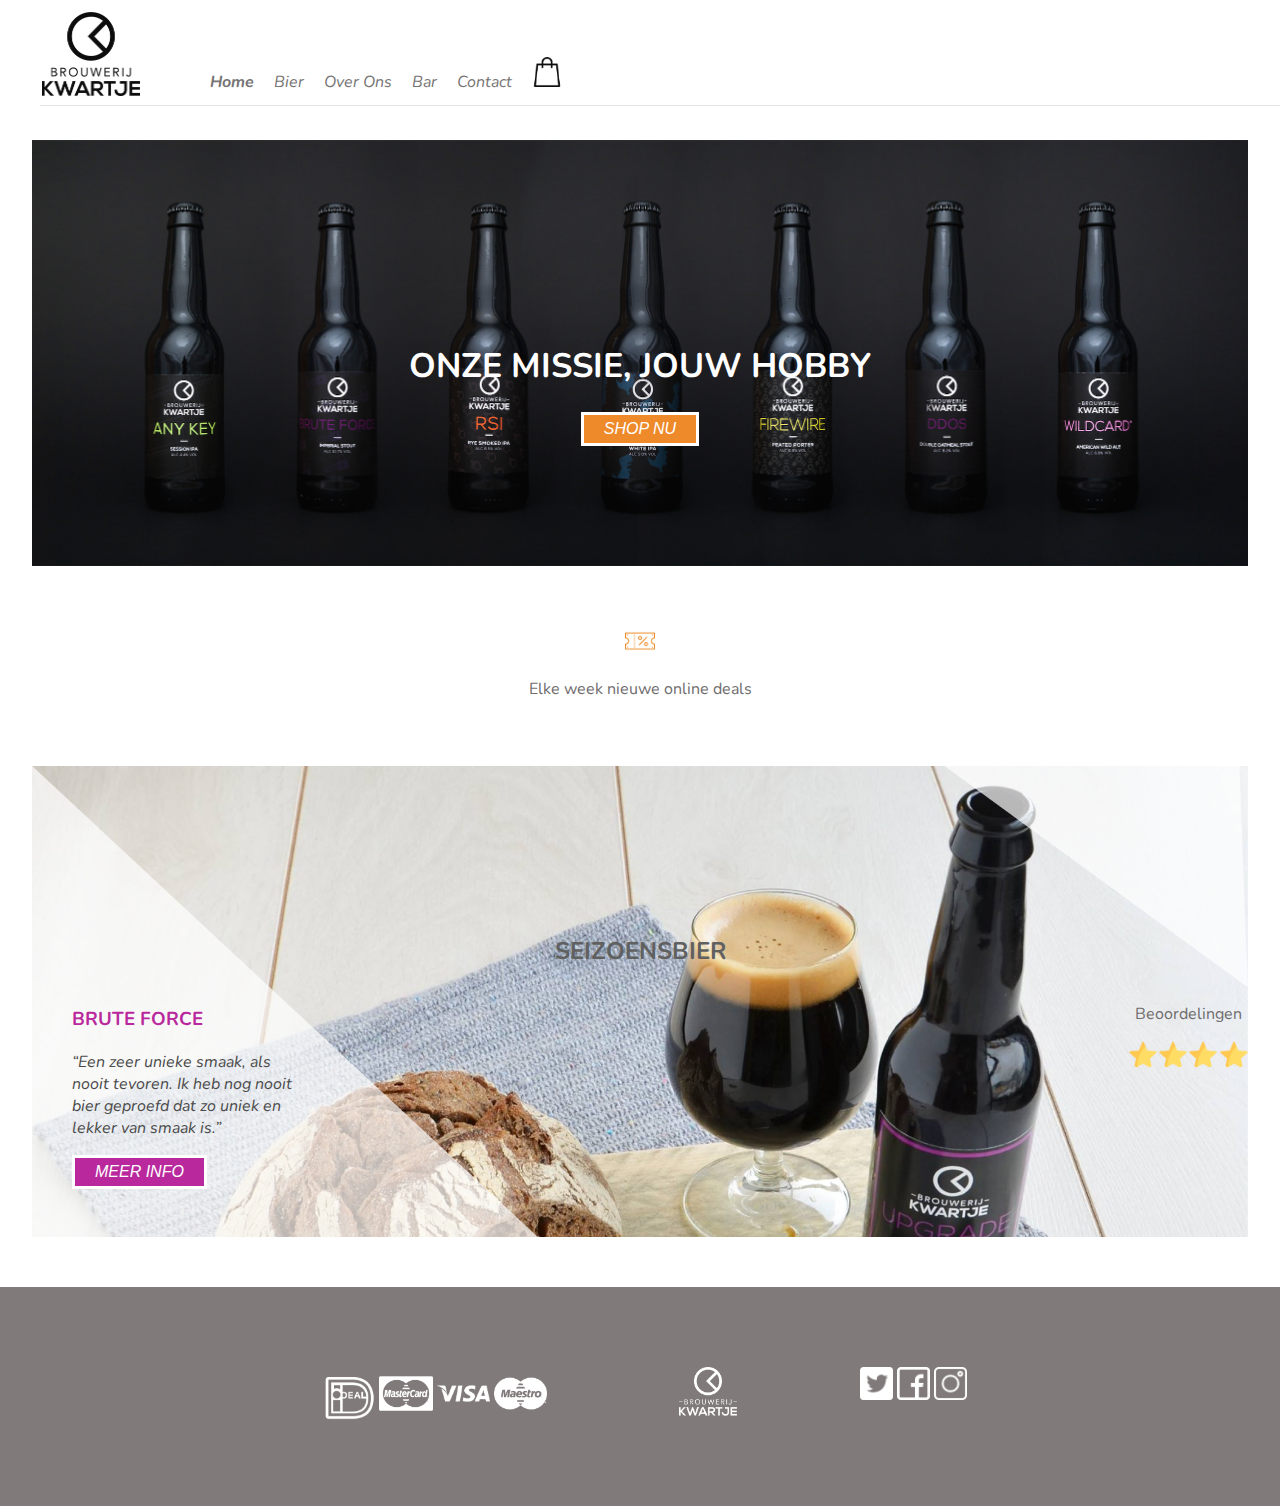
<file: index.html>
<!DOCTYPE html>
<html lang="nl">

<head>
    <meta charset="utf-8">
    <title>Brouwerij Kwartje</title>
    <link rel="stylesheet" type="text/css" href="css/style.css">
    <link href="https://fonts.googleapis.com/css2?family=Nunito:wght@400;700&display=swap" rel="stylesheet">
</head>

<body>
    <header>
        <nav class="hoofdmenu">
            <div class="logo">
                <a href="index.html"><img src="img/logo.png"></a>
            </div>
            <div class="nav">
                <a href="index.html" class="active">Home</a>
                <a href="bier.html">Bier</a>
                <a class="disabled">Over Ons</a>
                <a class="disabled">Bar</a>
                <a class="disabled">Contact</a>
                <a href="winkelwagen.html"><img src="img/shopping-bag.png" class="bag"></a>
            </div>
            <div class="line">
                <img src="img/line.png">
            </div>
        </nav>
    </header>
    <div class="flex-container">

        <section class="overzicht">
            <div class="flex-item">
                <h1 class="bigtitle">Onze Missie, Jouw Hobby</h1>
                <form action="bier.html" method="get">
                    <button type="submit"> Shop Nu </button>
                </form>
            </div>
        </section>

        <section class="flex-item coupon">
            <img src="img/coupon.png" class="icon">
            <p>Elke week nieuwe online deals </p>
        </section>

        <section>
            <div class="seizoen">
                <div class="flex-item">
                    <h2 class="seizoensbier">Seizoensbier</h2>
                </div>
                <div class="flex-item force">
                    <h3>BRUTE FORCE</h3>
                    <p class="review">“Een zeer unieke smaak, als nooit tevoren. Ik heb nog nooit bier geproefd dat zo uniek en lekker van smaak is.”</p>
                    <form action="artikel.html" method="get">
                        <button type="submit" class="purple"> Meer Info </button>
                    </form>
                </div>
                <div class="flex-item beoor">
                    <p>Beoordelingen</p>
                    <img src="img/4ster.png">
                    <br>
                </div>
            </div>
        </section>

        <footer>
            <div class="flex-item">
                <a href="#"><img src="img/ideal.png" class="icons"></a>
                <a href="#"><img src="img/mastercard.png" class="icons"></a>
                <a href="#"><img src="img/visa.png" class="icons"></a>
                <a href="#"><img src="img/maestro.png" class="icons"></a>
            </div>
            <div class="flex-item">
                <a href="index.html"><img src="img/logo-wit.png" class="wittelogo"></a>
            </div>
            <div class="flex-item">
                <a href="#"><img src="img/twitter.png" class="icons"></a>
                <a href="#"><img src="img/facebook.png" class="icons"></a>
                <a href="#"><img src="img/instagram.png" class="icons"></a>
            </div>
        </footer>
    </div>
</body>

</html>
</file>
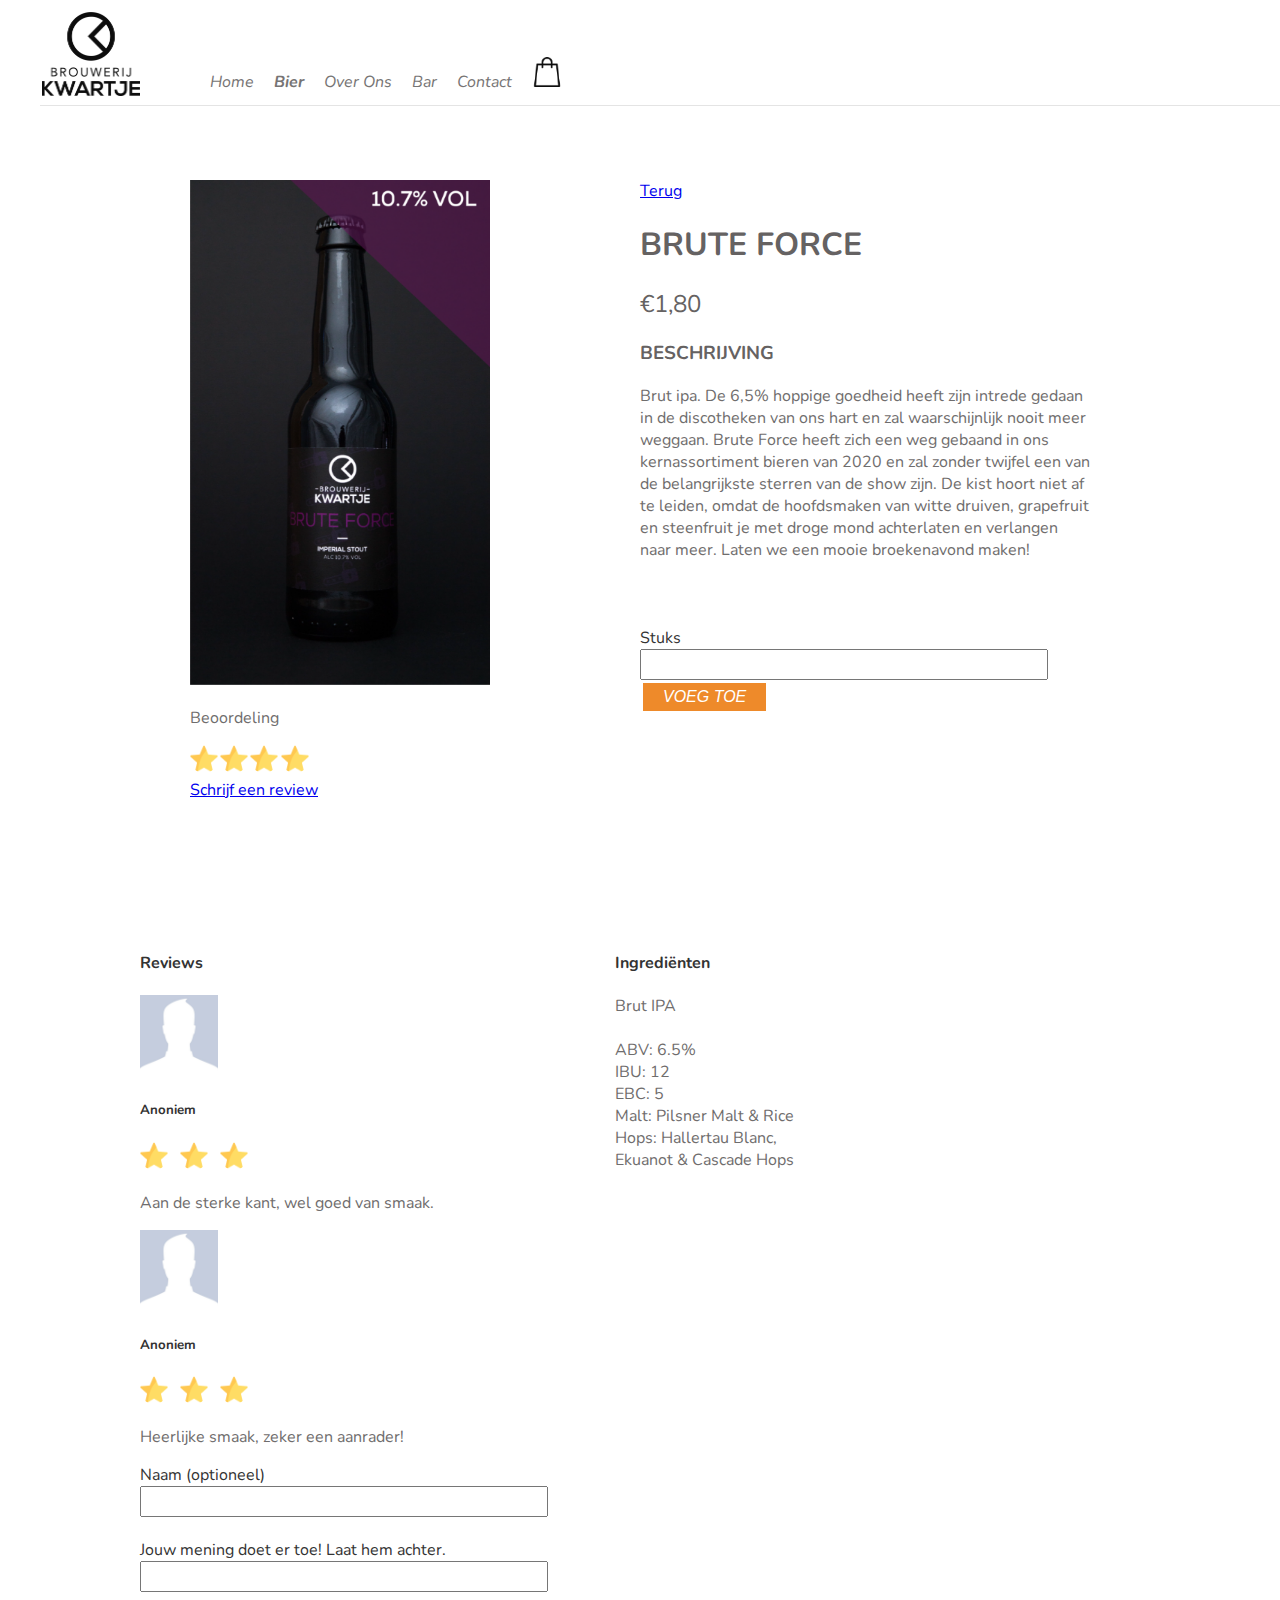
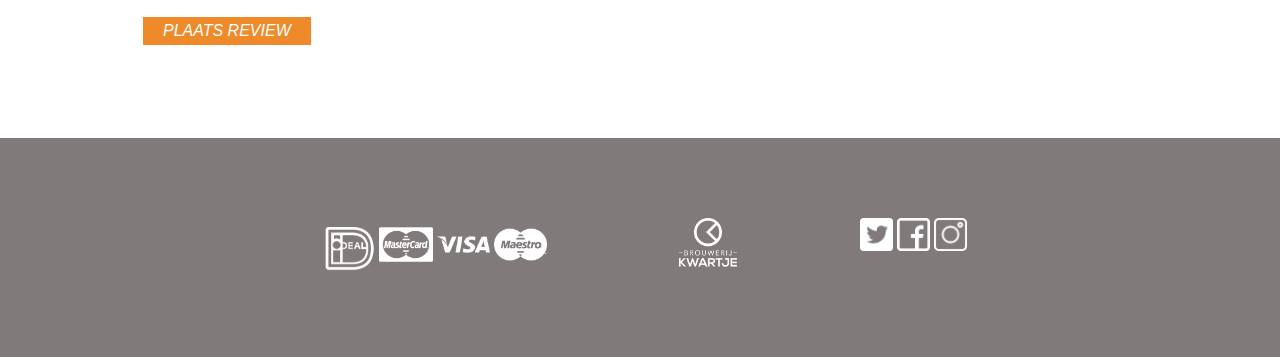
<file: artikel.html>
<!DOCTYPE html>
<html lang="nl">

<head>
    <meta charset="utf-8">
    <title>Brouwerij Kwartje</title>
    <link rel="stylesheet" type="text/css" href="css/style.css">
    <link href="https://fonts.googleapis.com/css2?family=Nunito:wght@400;700&display=swap" rel="stylesheet">
</head>

<body>
    <header>
        <nav class="hoofdmenu">
            <div class="logo">
                <a href="index.html"><img src="img/logo.png"></a>
            </div>
            <div class="nav">
                <a href="index.html">Home</a>
                <a href="bier.html" class="active">Bier</a>
                <a class="disabled">Over Ons</a>
                <a class="disabled">Bar</a>
                <a class="disabled">Contact</a>
                <a href="winkelwagen.html"><img src="img/shopping-bag.png" class="bag"></a>
            </div>
            <div class="line">
                <img src="img/line.png">
            </div>
        </nav>
    </header>
    <div class="artikel-container">
        <section class="spullen">
            <img src="img/brutevol.png" class="biertje3">
            <p>Beoordeling</p>
            <img src="img/4ster.png">
            <br>
            <a href="#">Schrijf een review</a>
        </section>
        <section class="spullen2">
            <a href="bier.html">Terug</a>
            <h1>Brute Force</h1>
            <h2 class="price">€1,80</h2>
            <h3>Beschrijving</h3>
            <p class="beschrijving">Brut ipa. De 6,5% hoppige goedheid heeft zijn intrede gedaan in de discotheken van ons hart en zal waarschijnlijk nooit meer weggaan. Brute Force heeft zich een weg gebaand in ons kernassortiment bieren van 2020 en zal zonder twijfel een van de belangrijkste sterren van de show zijn. De kist hoort niet af te leiden, omdat de hoofdsmaken van witte druiven, grapefruit en steenfruit je met droge mond achterlaten en verlangen naar meer. Laten we een mooie broekenavond maken!</p>
            <form action="/action_page.php">
                <label for="quantity">Stuks</label>
                <input type="number" id="quantity" name="quantity" min="1" max="5">
            </form>
            <form action="winkelwagen.html" method="get">
                <button type="submit"> Voeg toe </button>
            </form>
        </section>
    </div>
    <div class="artikel-container">
        <section class="reviews">
            <h4>Reviews</h4>
            <img src="img/persoon.png">
            <h5>Anoniem</h5>
            <img src="img/3ster.png">
            <p>Aan de sterke kant, wel goed van smaak.</p>
            <img src="img/persoon.png">
            <h5>Anoniem</h5>
            <img src="img/3ster.png">
            <p>Heerlijke smaak, zeker een aanrader!</p>
            <form>
                <label for="fname">Naam (optioneel)</label>
                <br>
                <input type="text" id="fname" name="fname">
                <br>
                <label for="fname">Jouw mening doet er toe! Laat hem achter.</label>
                <br>
                <input type="text" id="fname" name="fname">
                <br>
                <form action="winkelwagen.html" method="get">
                    <button type="submit"> Plaats review </button>
                </form>
            </form>
        </section>
        <section class="ingredienten">
            <h4>Ingrediënten</h4>
            <p>Brut IPA
                <br>
                <br>ABV: 6.5%
                <br>IBU: 12
                <br>EBC: 5
                <br>Malt: Pilsner Malt & Rice
                <br>Hops: Hallertau Blanc,
                <br>Ekuanot & Cascade Hops</p>
        </section>
    </div>

    <footer>
        <div class="flex-item">
            <a href="#"><img src="img/ideal.png" class="icons"></a>
            <a href="#"><img src="img/mastercard.png" class="icons"></a>
            <a href="#"><img src="img/visa.png" class="icons"></a>
            <a href="#"><img src="img/maestro.png" class="icons"></a>
        </div>
        <div class="flex-item">
            <a href="index.html"><img src="img/logo-wit.png" class="wittelogo"></a>
        </div>
        <div class="flex-item">
            <a href="#"><img src="img/twitter.png" class="icons"></a>
            <a href="#"><img src="img/facebook.png" class="icons"></a>
            <a href="#"><img src="img/instagram.png" class="icons"></a>
        </div>
    </footer>
</body>

</html>
</file>
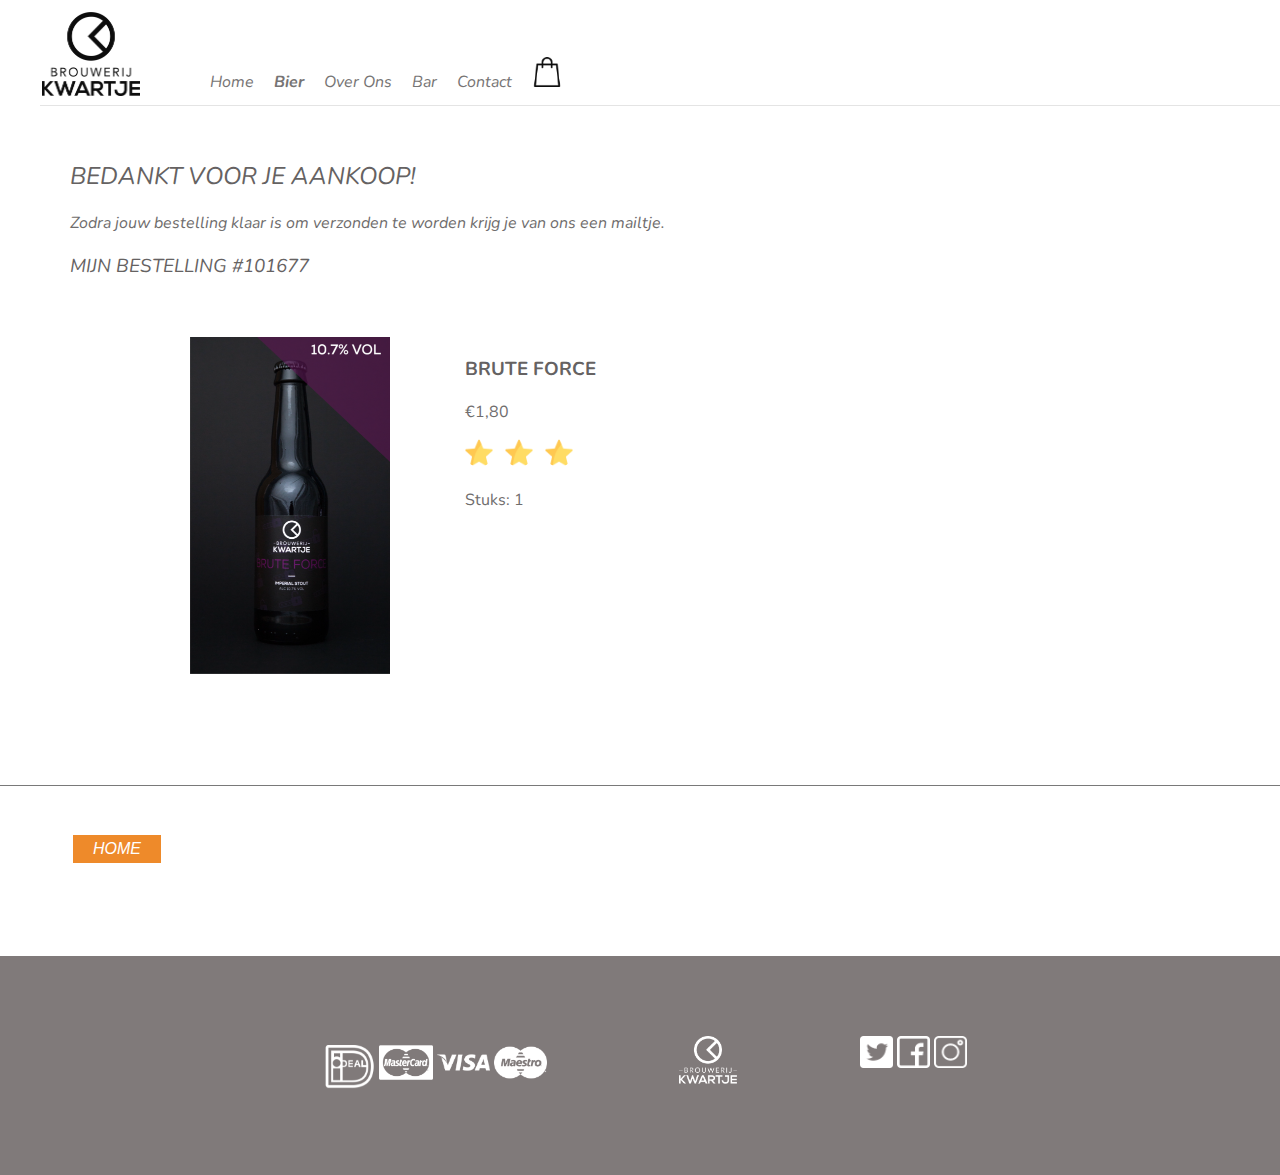
<file: bedankt.html>
<!DOCTYPE html>
<html lang="nl">

<head>
    <meta charset="utf-8">
    <title>Brouwerij Kwartje</title>
    <link rel="stylesheet" type="text/css" href="css/style.css">
    <link href="https://fonts.googleapis.com/css2?family=Nunito:wght@400;700&display=swap" rel="stylesheet">
</head>

<body>
    <header>
        <nav class="hoofdmenu">
            <div class="logo">
                <a href="index.html"><img src="img/logo.png"></a>
            </div>
            <div class="nav">
                <a href="index.html">Home</a>
                <a href="bier.html" class="active">Bier</a>
                <a class="disabled">Over Ons</a>
                <a class="disabled">Bar</a>
                <a class="disabled">Contact</a>
                <a href="winkelwagen.html"><img src="img/shopping-bag.png" class="bag"></a>
            </div>
            <div class="line">
                <img src="img/line.png">
            </div>
        </nav>
    </header>
    <h2 class="sectiontitle">Bedankt voor je aankoop!</h2>
    <p class="sectiontitle">Zodra jouw bestelling klaar is om verzonden te worden krijg je van ons een mailtje.</p>
    <h3 class="sectiontitle">Mijn bestelling #101677</h3>
    <div class="artikel-container">
        <section class="debier">
            <img src="img/brutevol.png" class="biertje2">
        </section>
        <section class="info">
            <h3>Brute Force</h3>
            <p>€1,80</p>
            <img src="img/3ster.png">
            <p>Stuks: 1</p>
        </section>
    </div>
    <img src="img/line.png">
    <div class="artikel-container">
        <section>
            <form action="index.html" method="get">
                <button type="submit"> Home </button>
            </form>
        </section>
    </div>
    <footer>
        <div class="flex-item">
            <a href="#"><img src="img/ideal.png" class="icons"></a>
            <a href="#"><img src="img/mastercard.png" class="icons"></a>
            <a href="#"><img src="img/visa.png" class="icons"></a>
            <a href="#"><img src="img/maestro.png" class="icons"></a>
        </div>
        <div class="flex-item">
            <a href="index.html"><img src="img/logo-wit.png" class="wittelogo"></a>
        </div>
        <div class="flex-item">
            <a href="#"><img src="img/twitter.png" class="icons"></a>
            <a href="#"><img src="img/facebook.png" class="icons"></a>
            <a href="#"><img src="img/instagram.png" class="icons"></a>
        </div>
    </footer>
</body>

</html>
</file>
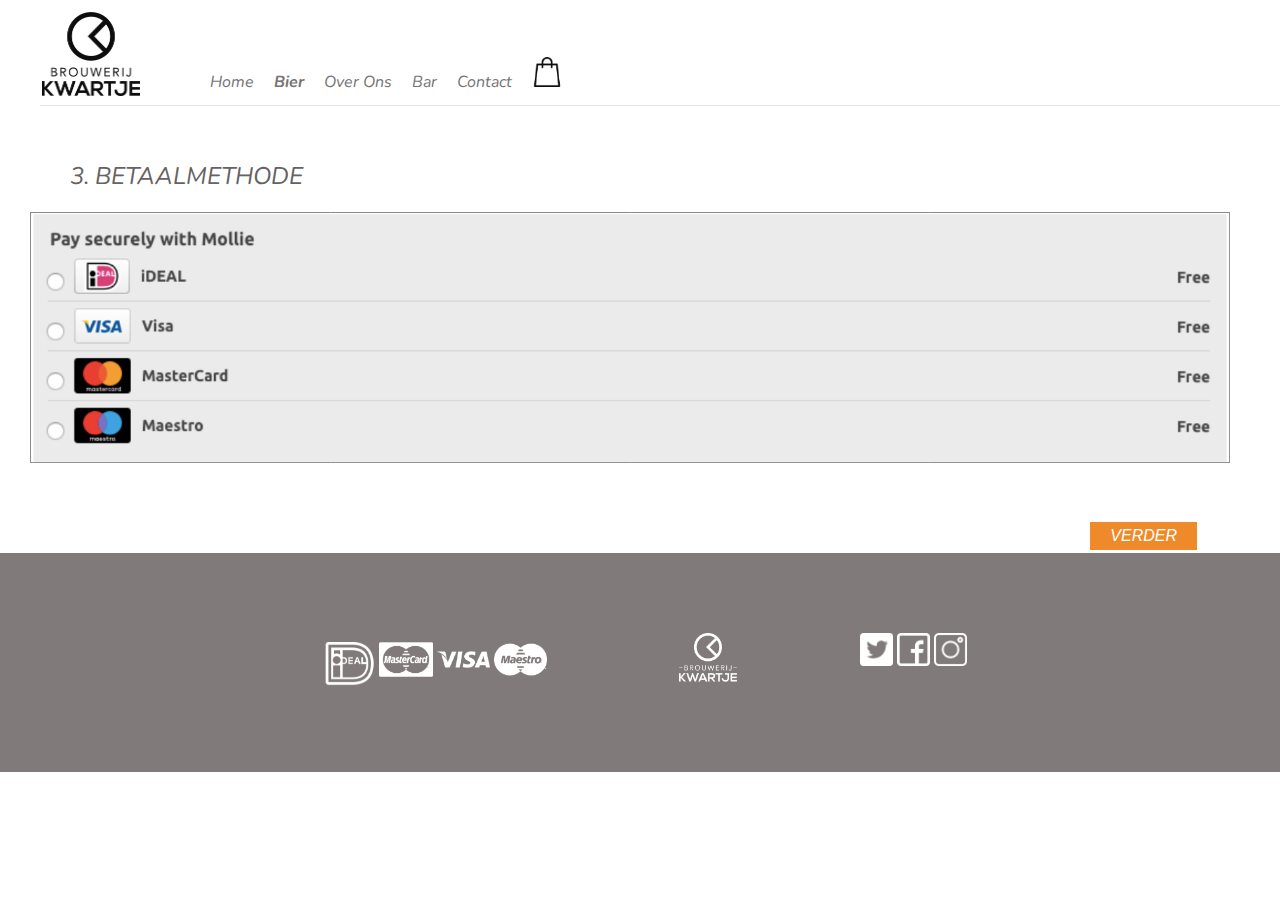
<file: betaal.html>
<!DOCTYPE html>
<html lang="nl">

<head>
    <meta charset="utf-8">
    <title>Brouwerij Kwartje</title>
    <link rel="stylesheet" type="text/css" href="css/style.css">
    <link href="https://fonts.googleapis.com/css2?family=Nunito:wght@400;700&display=swap" rel="stylesheet">
</head>

<body>
    <header>
        <nav class="hoofdmenu">
            <div class="logo">
                <a href="index.html"><img src="img/logo.png"></a>
            </div>
            <div class="nav">
                <a href="index.html">Home</a>
                <a href="bier.html" class="active">Bier</a>
                <a class="disabled">Over Ons</a>
                <a class="disabled">Bar</a>
                <a class="disabled">Contact</a>
                <a href="winkelwagen.html"><img src="img/shopping-bag.png" class="bag"></a>
            </div>
            <div class="line">
                <img src="img/line.png">
            </div>
        </nav>
    </header>
    <h2 class="sectiontitle">3. Betaalmethode</h2>
    <div class="flex-container betaal">
        <section>
            <img src="img/betaal.png" class="betaal">
        </section>
        <form action="bedankt.html" method="get">
            <button type="submit"> Verder </button>
        </form>

    </div>
    <footer>
        <div class="flex-item">
            <a href="#"><img src="img/ideal.png" class="icons"></a>
            <a href="#"><img src="img/mastercard.png" class="icons"></a>
            <a href="#"><img src="img/visa.png" class="icons"></a>
            <a href="#"><img src="img/maestro.png" class="icons"></a>
        </div>
        <div class="flex-item">
            <a href="index.html"><img src="img/logo-wit.png" class="wittelogo"></a>
        </div>
        <div class="flex-item">
            <a href="#"><img src="img/twitter.png" class="icons"></a>
            <a href="#"><img src="img/facebook.png" class="icons"></a>
            <a href="#"><img src="img/instagram.png" class="icons"></a>
        </div>
    </footer>
</body>
<script src="js/form.js">
</script>

</html>
</file>
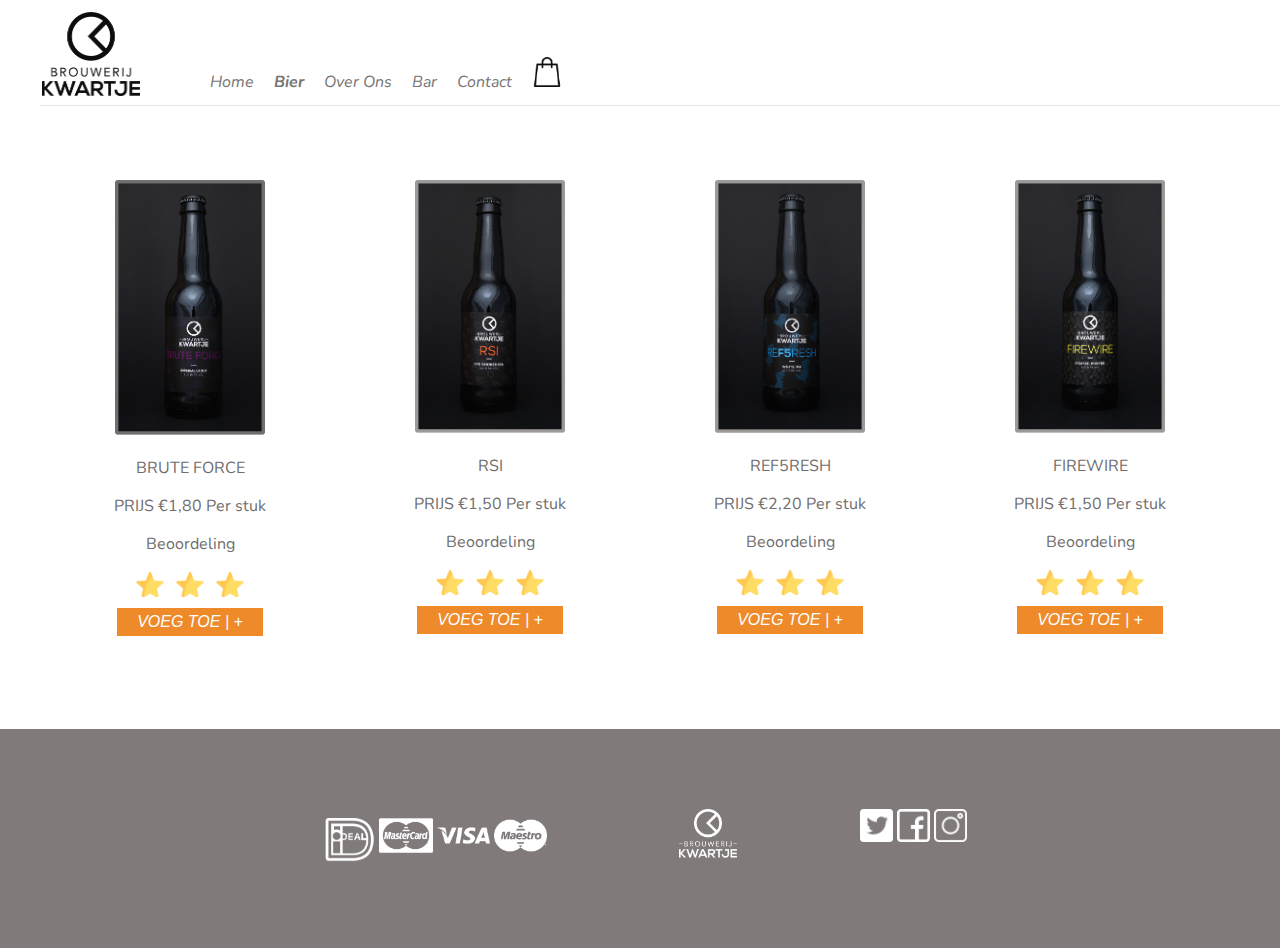
<file: bier.html>
<!DOCTYPE html>
<html lang="nl">

<head>
    <meta charset="utf-8">
    <title>Brouwerij Kwartje</title>
    <link rel="stylesheet" type="text/css" href="css/style.css">
    <link href="https://fonts.googleapis.com/css2?family=Nunito:wght@400;700&display=swap" rel="stylesheet">
</head>

<body>
    <header>
        <nav class="hoofdmenu">
            <div class="logo">
                <a href="index.html"><img src="img/logo.png"></a>
            </div>
            <div class="nav">
                <a href="index.html">Home</a>
                <a href="bier.html" class="active">Bier</a>
                <a class="disabled">Over Ons</a>
                <a class="disabled">Bar</a>
                <a class="disabled">Contact</a>
                <a href="winkelwagen.html"><img src="img/shopping-bag.png" class="bag"></a>
            </div>
            <div class="line">
                <img src="img/line.png">
            </div>
        </nav>
    </header>
    <div class="bier-container">
        <section>
            <a href="artikel.html"><img src="img/bruteforce.png" class="biertje"></a>
            <p>BRUTE FORCE</p>
            <p>PRIJS €1,80 Per stuk</p>
            <p>Beoordeling</p>
            <img src="img/3ster.png">
            <br>
            <a href="winkelwagen.html">
                <button type="submit"> Voeg toe | + </button>
            </a>

        </section>

        <section>
            <img src="img/rsi.png" class="biertje">
            <p>RSI</p>
            <p>PRIJS €1,50 Per stuk</p>
            <p>Beoordeling</p>
            <img src="img/3ster.png">
            <br>
            <a href="winkelwagen.html">
                <button type="submit"> Voeg toe | + </button>
            </a>

        </section>

        <section>
            <img src="img/refresh.png" class="biertje">
            <p>REF5RESH</p>
            <p>PRIJS €2,20 Per stuk</p>
            <p>Beoordeling</p>
            <img src="img/3ster.png">
            <br>
            <a href="winkelwagen.html">
                <button type="submit"> Voeg toe | + </button>
            </a>
        </section>

        <section>
            <img src="img/firewire.png" class="biertje">
            <p>FIREWIRE</p>
            <p>PRIJS €1,50 Per stuk</p>
            <p>Beoordeling</p>
            <img src="img/3ster.png">
            <br>
            <a href="winkelwagen.html">
                <button type="submit"> Voeg toe | + </button>
            </a>
        </section>
    </div>

    <footer>
        <div class="flex-item">
            <a href="#"><img src="img/ideal.png" class="icons"></a>
            <a href="#"><img src="img/mastercard.png" class="icons"></a>
            <a href="#"><img src="img/visa.png" class="icons"></a>
            <a href="#"><img src="img/maestro.png" class="icons"></a>
        </div>
        <div class="flex-item">
            <a href="index.html"><img src="img/logo-wit.png" class="wittelogo"></a>
        </div>
        <div class="flex-item">
            <a href="#"><img src="img/twitter.png" class="icons"></a>
            <a href="#"><img src="img/facebook.png" class="icons"></a>
            <a href="#"><img src="img/instagram.png" class="icons"></a>
        </div>
    </footer>
    </div>
</body>

</html>
</file>
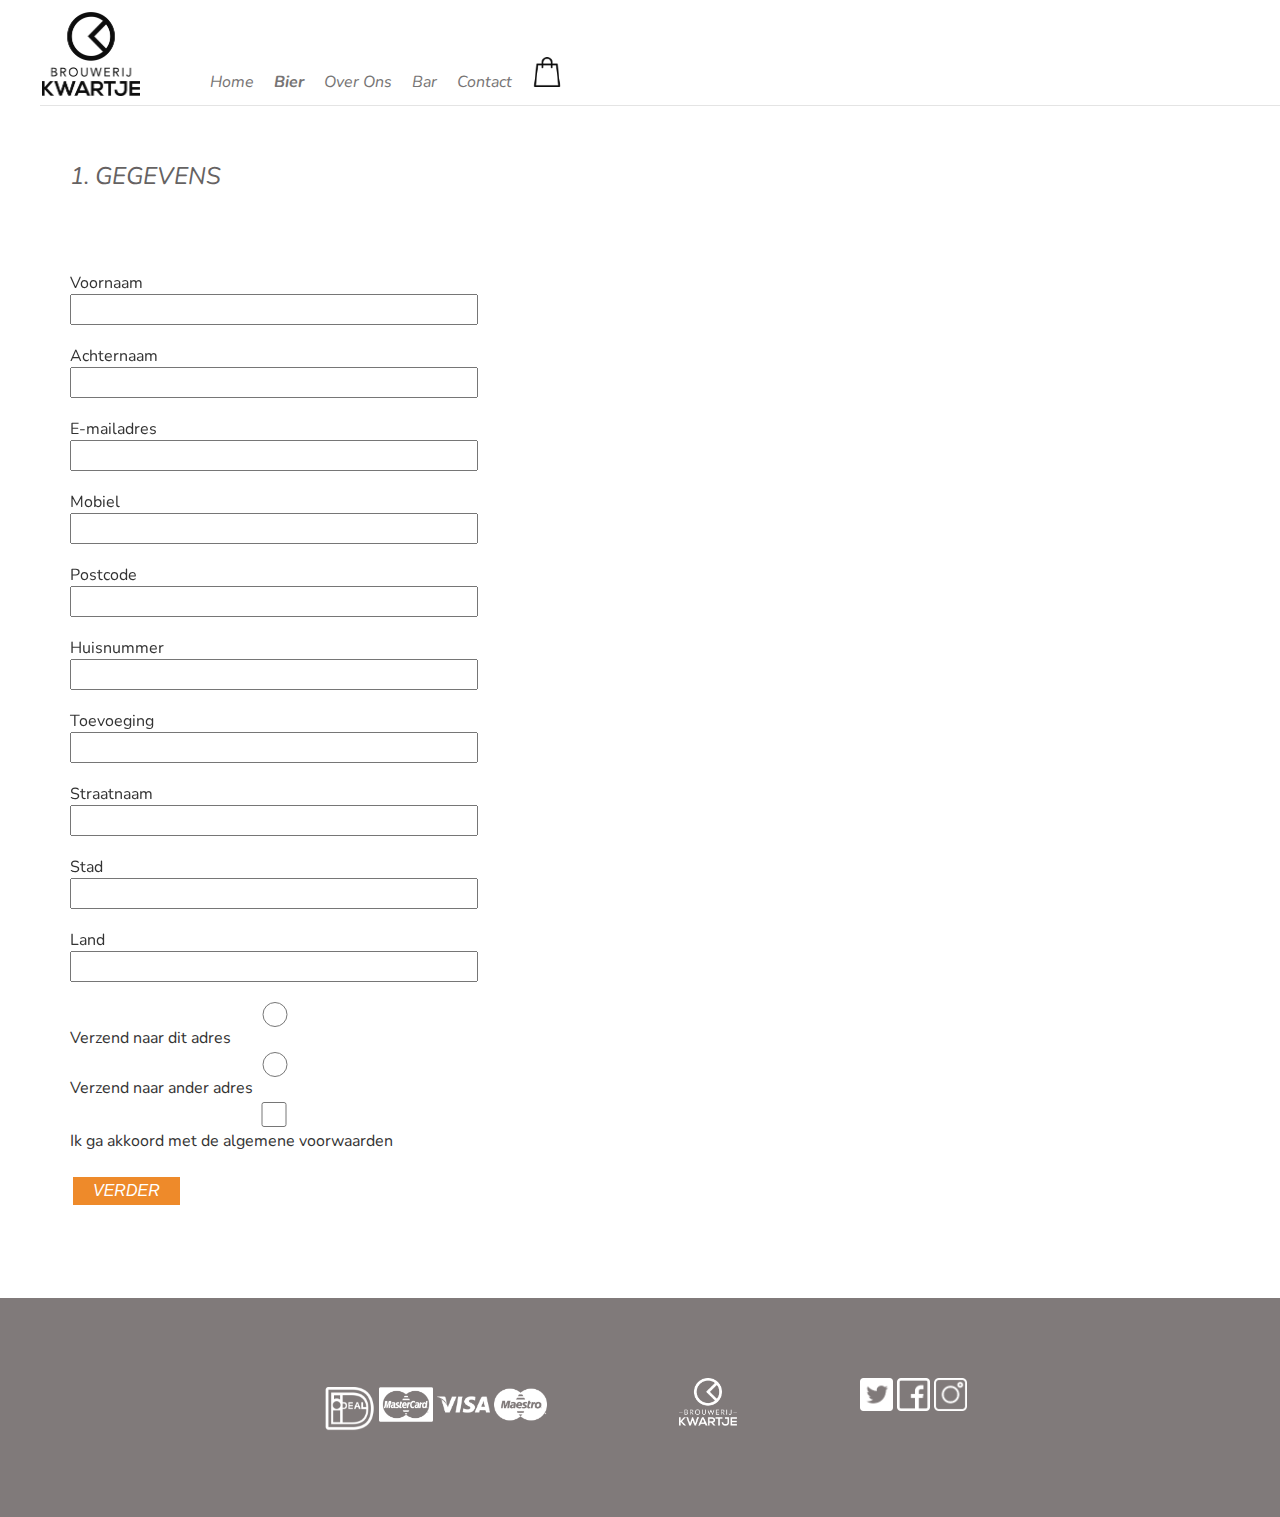
<file: gegevens.html>
<!DOCTYPE html>
<html lang="nl">

<head>
    <meta charset="utf-8">
    <title>Brouwerij Kwartje</title>
    <link rel="stylesheet" type="text/css" href="css/style.css">
    <link href="https://fonts.googleapis.com/css2?family=Nunito:wght@400;700&display=swap" rel="stylesheet">
</head>

<body>
    <header>
        <nav class="hoofdmenu">
            <div class="logo">
                <a href="index.html"><img src="img/logo.png"></a>
            </div>
            <div class="nav">
                <a href="index.html">Home</a>
                <a href="bier.html" class="active">Bier</a>
                <a class="disabled">Over Ons</a>
                <a class="disabled">Bar</a>
                <a class="disabled">Contact</a>
                <a href="winkelwagen.html"><img src="img/shopping-bag.png" class="bag"></a>
            </div>
            <div class="line">
                <img src="img/line.png">
            </div>
        </nav>
    </header>
    <h2 class="sectiontitle">1. Gegevens</h2>
    <div class="artikel-container">
        <section>
            <form>
                <div class="input-row">
                    <label for="name-label">Voornaam </label>
                    <input id="name" name="name" type="text" required>
                    <i class="fa fa-check complete" aria-hidden="true"></i>
                    <small id="alert-name"></small>
                </div>
                <div class="input-row">
                    <label for="lastname">Achternaam</label>
                    <input id="lastname" name="lastname" type="text" required>
                    <i class="fa fa-check complete" aria-hidden="true"></i>
                    <small id="alert-lastname"></small>
                </div>
                <div class="input-row">
                    <label id="email-label" for="email">E-mailadres</label>
                    <input id="email" name="email" type="text" required>
                    <i class="fa fa-check complete" aria-hidden="true"></i>
                    <small id="alert-email"></small>
                </div>
                <div class="input-row">
                    <label id="mobile-label" for="mobile">Mobiel </label>
                    <input id="mobile" name="mobile" type="number" required>
                    <i class="fa fa-check complete" aria-hidden="true"></i>
                    <small id="alert-mobile"></small>
                </div>
                <div class="input-row">
                    <label id="post-label" for="post">Postcode </label>
                    <input id="post" name="post" type="text" required>
                    <i class="fa fa-check complete" aria-hidden="true"></i>
                    <small id="alert-post"></small>
                </div>
                <div class="input-row">
                    <label id="huis-label" for="huis">Huisnummer </label>
                    <input id="huis" name="huis" type="number" required>
                    <i class="fa fa-check complete" aria-hidden="true"></i>
                    <small id="alert-huis"></small>
                </div>
                <div class="input-row">
                    <label id="toevoeging-label" for="email">Toevoeging </label>
                    <input id="toevoeging" name="toevoeging" type="text" required>
                    <i class="fa fa-check complete" aria-hidden="true"></i>
                    <small id="alert-toevoeging"></small>
                </div>
                <div class="input-row">
                    <label id="straatnaam-label" for="straatnaam">Straatnaam </label>
                    <input id="straatnaam" name="straatnaam" type="text" required>
                    <i class="fa fa-check complete" aria-hidden="true"></i>
                    <small id="alert-straatnaam"></small>
                </div>
                <div class="input-row">
                    <label id="stad-label" for="stad">Stad </label>
                    <input id="stad" name="stad" type="text" required>
                    <i class="fa fa-check complete" aria-hidden="true"></i>
                    <small id="alert-stad"></small>
                </div>
                <div class="input-row">
                    <label id="land-label" for="land">Land </label>
                    <input id="land" name="land" type="text" required>
                    <i class="fa fa-check complete" aria-hidden="true"></i>
                    <small id="alert-land"></small>
                </div>
                <input type="radio" name="color" value="red"> Verzend naar dit adres
                <input type="radio" name="color" value="blue"> Verzend naar ander adres
                <input type="checkbox">
                <label> Ik ga akkoord met de algemene voorwaarden</label>
                <br>
            </form>
            <br>
            <form action="verzendmethode.html" method="get">
                <button type="submit"> Verder </button>
            </form>
        </section>
    </div>
    <footer>
        <div class="flex-item">
            <a href="#"><img src="img/ideal.png" class="icons"></a>
            <a href="#"><img src="img/mastercard.png" class="icons"></a>
            <a href="#"><img src="img/visa.png" class="icons"></a>
            <a href="#"><img src="img/maestro.png" class="icons"></a>
        </div>
        <div class="flex-item">
            <a href="index.html"><img src="img/logo-wit.png" class="wittelogo"></a>
        </div>
        <div class="flex-item">
            <a href="#"><img src="img/twitter.png" class="icons"></a>
            <a href="#"><img src="img/facebook.png" class="icons"></a>
            <a href="#"><img src="img/instagram.png" class="icons"></a>
        </div>
    </footer>
</body>
<script src="js/form.js">
</script>

</html>
</file>
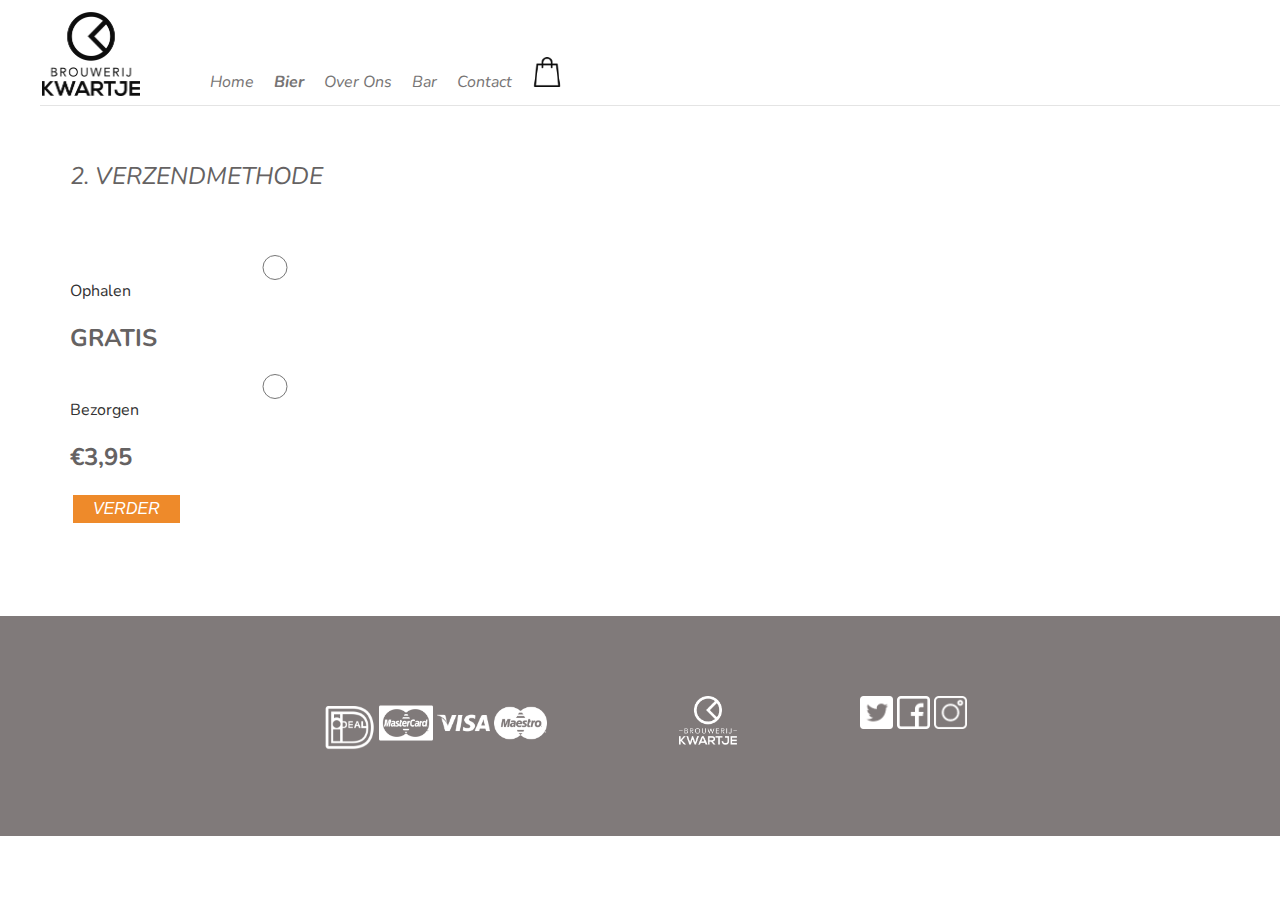
<file: verzendmethode.html>
<!DOCTYPE html>
<html lang="nl">

<head>
    <meta charset="utf-8">
    <title>Brouwerij Kwartje</title>
    <link rel="stylesheet" type="text/css" href="css/style.css">
    <link href="https://fonts.googleapis.com/css2?family=Nunito:wght@400;700&display=swap" rel="stylesheet">
</head>

<body>
    <header>
        <nav class="hoofdmenu">
            <div class="logo">
                <a href="index.html"><img src="img/logo.png"></a>
            </div>
            <div class="nav">
                <a href="index.html">Home</a>
                <a href="bier.html" class="active">Bier</a>
                <a class="disabled">Over Ons</a>
                <a class="disabled">Bar</a>
                <a class="disabled">Contact</a>
                <a href="winkelwagen.html"><img src="img/shopping-bag.png" class="bag"></a>
            </div>
            <div class="line">
                <img src="img/line.png">
            </div>
        </nav>
    </header>
    <h2 class="sectiontitle">2. Verzendmethode</h2>
    <div class="artikel-container">
        <section>
            <form action="">
                <input type="radio" name="gender" value="male"> Ophalen
                <h2>Gratis</h2>
                <input type="radio" name="gender" value="female"> Bezorgen
                <h2>€3,95</h2>
            </form>
            <form action="betaal.html" method="get">
                <button type="submit"> Verder </button>
            </form>
        </section>

    </div>
    <footer>
        <div class="flex-item">
            <a href="#"><img src="img/ideal.png" class="icons"></a>
            <a href="#"><img src="img/mastercard.png" class="icons"></a>
            <a href="#"><img src="img/visa.png" class="icons"></a>
            <a href="#"><img src="img/maestro.png" class="icons"></a>
        </div>
        <div class="flex-item">
            <a href="index.html"><img src="img/logo-wit.png" class="wittelogo"></a>
        </div>
        <div class="flex-item">
            <a href="#"><img src="img/twitter.png" class="icons"></a>
            <a href="#"><img src="img/facebook.png" class="icons"></a>
            <a href="#"><img src="img/instagram.png" class="icons"></a>
        </div>
    </footer>
</body>
<script src="js/form.js">
</script>

</html>
</file>
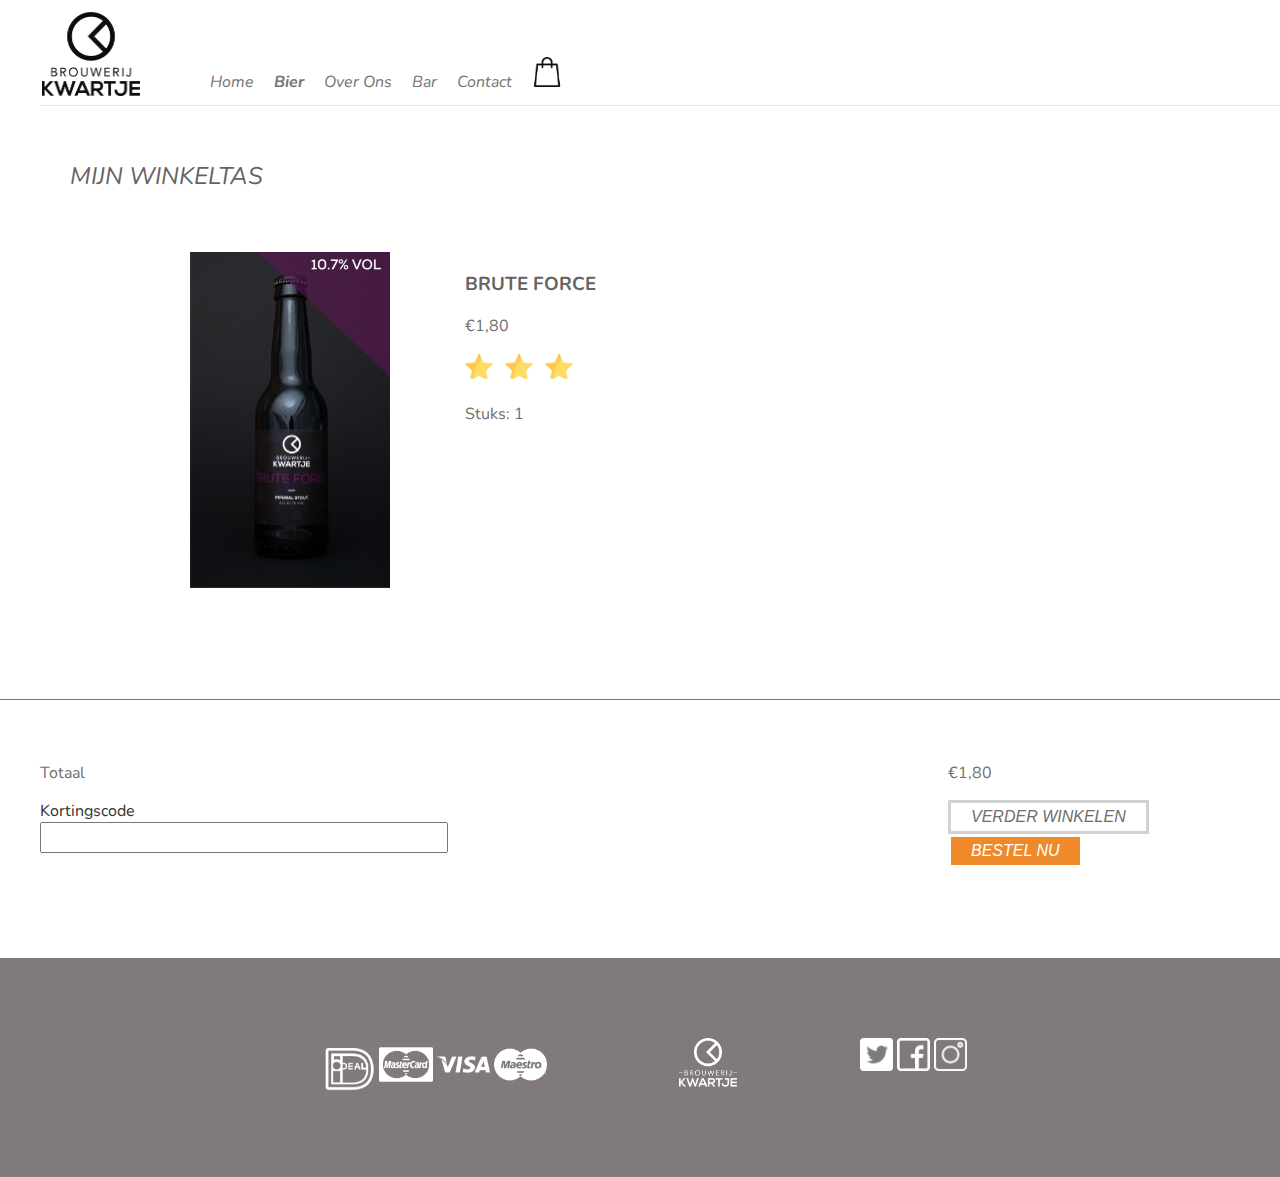
<file: winkelwagen.html>
<!DOCTYPE html>
<html lang="nl">

<head>
    <meta charset="utf-8">
    <title>Brouwerij Kwartje</title>
    <link rel="stylesheet" type="text/css" href="css/style.css">
    <link href="https://fonts.googleapis.com/css2?family=Nunito:wght@400;700&display=swap" rel="stylesheet">
</head>

<body>
    <header>
        <nav class="hoofdmenu">
            <div class="logo">
                <a href="index.html"><img src="img/logo.png"></a>
            </div>
            <div class="nav">
                <a href="index.html">Home</a>
                <a href="bier.html" class="active">Bier</a>
                <a class="disabled">Over Ons</a>
                <a class="disabled">Bar</a>
                <a class="disabled">Contact</a>
                <a href="winkelwagen.html"><img src="img/shopping-bag.png" class="bag"></a>
            </div>
            <div class="line">
                <img src="img/line.png">
            </div>
        </nav>
    </header>
    <h2 class="sectiontitle">Mijn winkeltas</h2>
    <div class="artikel-container">
        <section class="debier">
            <img src="img/brutevol.png" class="biertje2">
        </section>
        <section class="info">
            <h3>Brute Force</h3>
            <p>€1,80</p>
            <img src="img/3ster.png">
            <p>Stuks: 1</p>
        </section>
    </div>
    <img src="img/line.png">
    <div class="artikel-container">
        <section class="info">
            <p>Totaal</p>
            <label for="fname">Kortingscode</label>
            <br>
            <input type="text" id="fname" name="fname">
        </section>
        <section>
            <p>€1,80</p>
            <form action="bier.html" method="get">
                <button type="submit" class="ghost"> Verder winkelen </button>
            </form>
            <form action="gegevens.html" method="get">
                <button type="submit"> Bestel nu </button>
            </form>
        </section>
    </div>
    <footer>
        <div class="flex-item">
            <a href="#"><img src="img/ideal.png" class="icons"></a>
            <a href="#"><img src="img/mastercard.png" class="icons"></a>
            <a href="#"><img src="img/visa.png" class="icons"></a>
            <a href="#"><img src="img/maestro.png" class="icons"></a>
        </div>
        <div class="flex-item">
            <a href="index.html"><img src="img/logo-wit.png" class="wittelogo"></a>
        </div>
        <div class="flex-item">
            <a href="#"><img src="img/twitter.png" class="icons"></a>
            <a href="#"><img src="img/facebook.png" class="icons"></a>
            <a href="#"><img src="img/instagram.png" class="icons"></a>
        </div>
    </footer>
</body>

</html>
</file>
<file: css/style.css>
body {
    margin: 0;
    padding: 0;
    font-family: 'Nunito', sans-serif;
    color: #333333;
}

h1,
h2,
h3 {
    text-transform: uppercase;
    color: #656262
}

p {
    color: #6F6D6D;
}

a:hover {
    color: #D61549;
}

header {
    padding: 70px;
}

.sectiontitle {
    padding-left: 70px;
    font-style: italic;
    font-weight: normal;
}

.betaal {
    width: 1200px;
}

.totalen {
    padding-right: 200px;
}

.info {
    padding-right: 500px;
}

.debier {
    padding-left: 150px;
}

.center {
    text-align: center;
}

.bigtitle {
    color: #ffff;
    font-size: 34px;
}

.flex-container {
    max-width: 100%;
    display: flex;
    flex-flow: column;
    text-align: center;
}

.betaal {
    text-align: left;
}

.betaal button {
    float: right;
}

.spullen {
    margin-left: 150px;
}

.beoor {
    float: right;
}

.beschrijving {
    padding-bottom: 50px;
}

.force {
    float: left;
    text-align: left;
    padding-left: 40px;
}

.force p {
    width: 30%;
}

.spullen2 {
    margin-right: 150px;
}

.reviews {
    margin-left: 100px;
}

.review {
    color: #4B4B4B;
    font-style: italic;
}

.ingredienten {
    margin-right: 150px;
}

.bier-container {
    max-width: 100%;
    display: flex;
    flex-flow: row;
    padding: 40px;
    text-align: center;
}

.artikel-container {
    max-width: 100%;
    display: flex;
    flex-flow: row;
    padding: 40px;
}

.purple {
    background-color: #B9299D;
}

.overzicht {
    background-image: url(../img/Overzicht.jpg);
    background-repeat: no-repeat;
    background-size: 100%;
    padding-top: 180px;
    padding-bottom: 180px;
}

.seizoen {
    background-image: url(../img/home-seizoen.png);
    background-repeat: no-repeat;
    background-size: 100%;
    padding-top: 150px;
    padding-bottom: 250px;
}

.seizoen h2 {
    color: #606060;
}

.coupon {
    text-align: center;
}

.seizoen h3 {
    color: #B9299D;
}

.bag {
    width: 30px;
    margin-top: -15px;
    transition: all 0.3s ease;
}

.bag:hover {
    opacity: 0.5;
}

footer {
    background-color: #807A7A;
    color: #FFF;
    padding: 80px;
    text-align: center;
    display: flex;
    flex-flow: row;
    justify-content: center;
}

.wittelogo {
    width: 30%;
    transition: all 0.3s ease;
}

.icons {
    width: 15%;
    transition: all 0.3s ease;
}

.icons:hover,
.wittelogo:hover {
    opacity: 0.5;
}

.biertje {
    transition: all 0.3s ease;
    width: 50%;
}

.price {
    font-weight: normal;
}

.biertje2 {
    width: 200px;
}

.biertje3 {
    width: 300px;
}

.biertje:hover {
    opacity: 0.5;
}


.deals {
    margin-right: 300px;
}

.hoofdmenu {
    border-width: 0px;
    position: fixed;
    left: 0px;
    top: 0;
    height: 120px;
    opacity: 0.95;
    width: 100%;
    background-color: #FFFFFF;
}

.hoofdmenu a {
    float: left;
    font-size: 16px;
    text-align: center;
    padding: 34px 10px;
    text-decoration: none;
    transition: all 0.3s ease;
    font-style: italic;
    color: #6F6D6D
}

.nav {
    position: absolute;
    left: 200px;
    top: 37px;
    width: 940px;
    height: 40px;
}

.active {
    color: #000000;
    font-weight: bold;
    text-decoration: underline;
}

.disabled {
    color: #999999;
}

.disabled:hover {
    color: #e4e4e4;
}

.logo img {
    border-width: 0px;
    position: absolute;
    left: 42px;
    top: 12px;
    width: 98px;
    height: 84px;
}

.logo img {
    border-width: 0px;
    position: absolute;
    left: 42px;
    top: 12px;
    width: 98px;
    height: 84px;
    transition: all 0.3s ease;
}

.logo img:hover {
    opacity: 0.5;
}

.line {
    border-width: 0px;
    position: absolute;
    left: 40px;
    top: 90px;
    opacity: 0.2;
}

section {
    width: 95%;
    margin-right: auto;
    margin-left: auto;
    padding-bottom: 50px;
}

button {
    padding: 5px 10px;
    transition: all 0.3s ease;
    background-color: #EE8A2A;
    color: #fff;
    font-size: 16px;
    font-style: italic;
    text-transform: uppercase;
    border: 3px solid #ffff;
    padding: 5px 20px 5px 20px;
}

.ghost {
    background-color: #ffff;
    border: 3px solid #D3D2D2;
    color: #6F6D6D;
}

.icon {
    max-width: 30px;
}

.input-row{
  position: relative;
  min-width: 230px;
  max-width: 330px;
  margin: 20px 0;
}
  
input{
  display: block;
  outline: none;
    width: 400px;
  height: 25px;
}

small{
  color: red;
}
</file>
